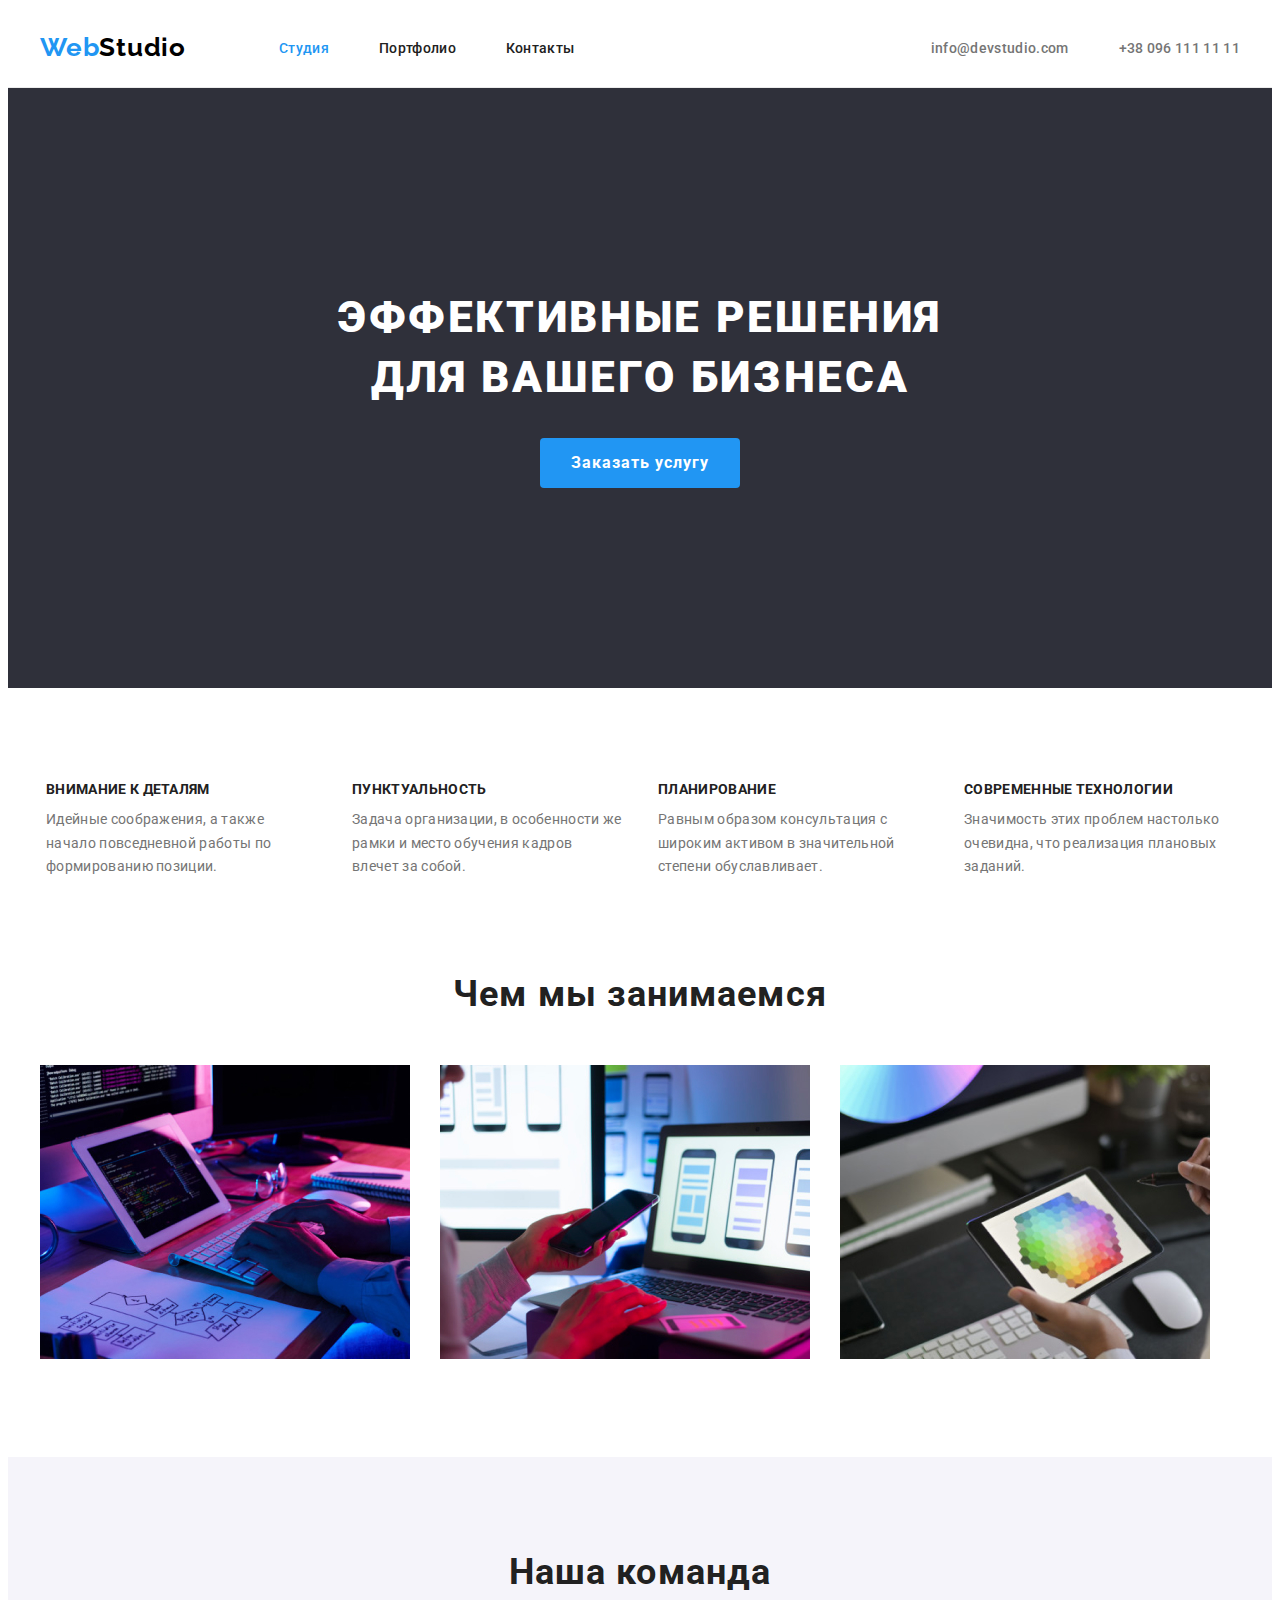
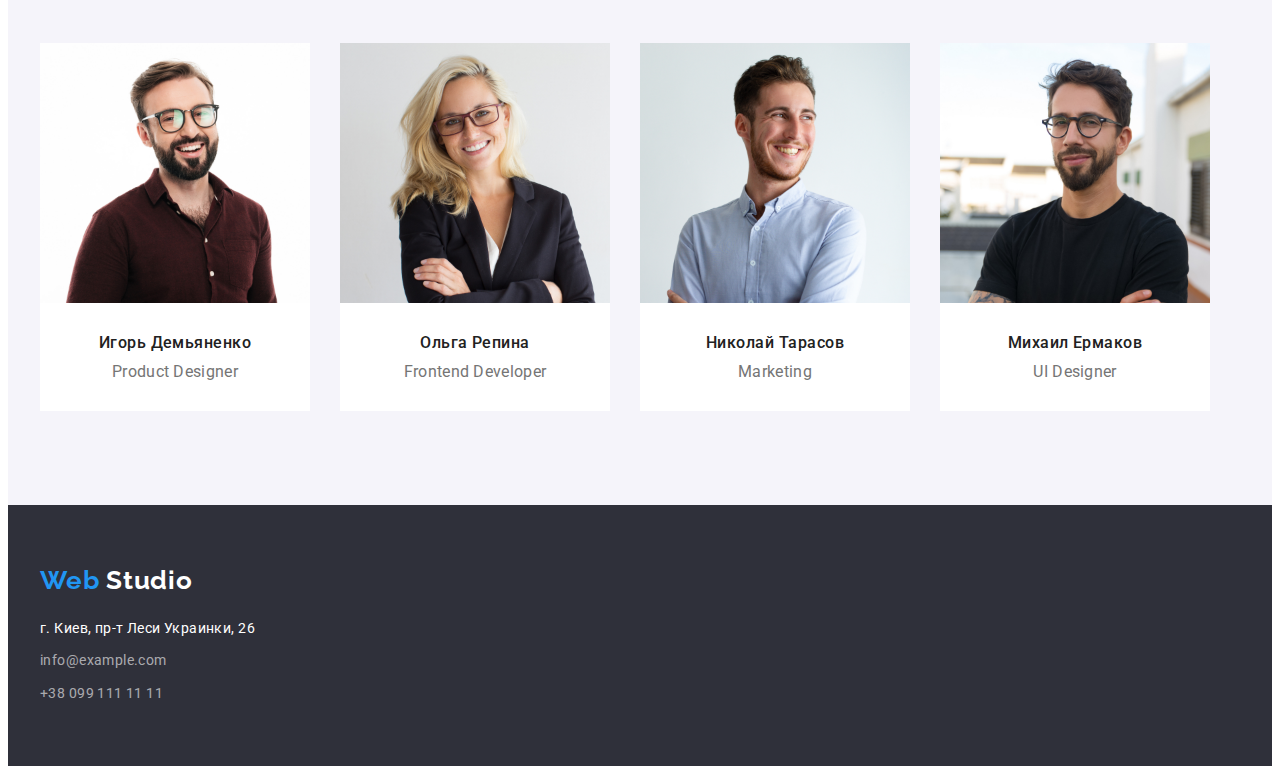
<file: index.html>
<!DOCTYPE html>
<html lang="en">
  <head>
    <meta charset="UTF-8" />
    <meta http-equiv="X-UA-Compatible" content="IE=edge" />
    <meta name="viewport" content="width=device-width, initial-scale=1.0" />
    <link
      href="https://fonts.googleapis.com/css2?family=Raleway:wght@700&family=Roboto:wght@400;500;700;900&display=swap"
      rel="stylesheet"
    />
    <link
      rel="stylesheet"
      href="https://cdnjs.cloudflare.com/ajax/libs/modern-normalize/1.1.0/modern-normalize.min.css"
      integrity="sha512-wpPYUAdjBVSE4KJnH1VR1HeZfpl1ub8YT/NKx4PuQ5NmX2tKuGu6U/JRp5y+Y8XG2tV+wKQpNHVUX03MfMFn9Q=="
      crossorigin="anonymous"
      referrerpolicy="no-referrer"
    />
    <link rel="stylesheet" href="css/styles.css" />
    <title>WebStudio</title>
  </head>
  <body>
    <!--Голова сайта-->
    <header class="header">
      <div class="container navigation-header">
        <nav class="navigation nav-header">
          <a href="./index.html" class="logo logo-header">
            <span class="logo-webstudio">Web</span>Studio</a>
          <ul class="site-nave list">
            <li class="item">
              <a href="./index.html" class="link current">Студия</a>
            </li>
            <li class="item">
              <a href="./portfolio.html" class="link">Портфолио</a>
            </li>
            <li class="item">
              <a href="" class="link">Контакты</a>
            </li>
          </ul>
        </nav>
        <ul class="contact-header list">
          <li class="item-contact">
            <a href="mailto:info@devstudio.com" class="contact">info@devstudio.com</a>
          </li>
          <li class="item-contact">
            <a href="tel:+380961111111" class="contact">+38 096 111 11 11</a>
          </li>
        </ul>
      </div>
    </header>
    <!--Заказ услуги-->
    <main>
      <section class="hero">
        <div class="container">
          <h1 class="hero-title">
            ЭФФЕКТИВНЫЕ РЕШЕНИЯ <br />
            ДЛЯ ВАШЕГО БИЗНЕСА
          </h1>
          <li class="list">
            <button type="button" class="button-primary">
              Заказать услугу
            </button>
          </li>
        </div>
      </section>

      <!--Плюсы нашей компании-->
      <section class="section">
        <div class="container">
          <ul class="company list">
            <li class="item-company">
              <h3 class="title">Внимание к деталям</h3>
              <p class="text">
                Идейные соображения, а также начало повседневной работы по
                формированию позиции.
              </p>
            </li>
            <li class="item-company">
              <h3 class="title">Пунктуальность</h3>
              <p class="text">
                Задача организации, в особенности же рамки и место обучения
                кадров влечет за собой.
              </p>
            </li>
            <li class="item-company">
              <h3 class="title">Планирование</h3>
              <p class="text">
                Равным образом консультация с широким активом в значительной
                степени обуславливает.
              </p>
            </li>
            <li class="item-company">
              <h3 class="title">Современные технологии</h3>
              <p class="text">
                Значимость этих проблем настолько очевидна, что реализация
                плановых заданий.
              </p>
            </li>
          </ul>
        </div>
      </section>

      <!--Предоставление услуг-->

      <section class="section section-nave">
        <div class="container">
          <h2 class="section-title todo">Чем мы занимаемся</h2>
          <ul class="activity-nave list">
            <li class="item-service">
              <img src="images/box1.jpg" alt="box1" width="370" />
            </li>
            <li class="item-service">
              <img src="images/box2.jpg" alt="box2" width="370" />
            </li>
            <li class="item-service">
              <img src="images/box3.jpg" alt="box3" width="370" />
            </li>
          </ul>
        </div>
      </section>

      <!--Команда-->
      <section class="font-section">
        <div class="container">
          <h2 class="section-title our-team">Наша команда</h2>
          <ul class="command-nave list">
            <li class="command-people">
              <img class="command-image" src="images/img.jpg" alt="photo" width="270" />
              <div class="command">
              <h3 class="title title-name">Игорь Демьяненко</h3>
              <p class="position">Product Designer</p>
              </div>
            </li>
            <li class="command-people">
              <img class="command-image" src="images/img(1).jpg" alt="photo1" width="270" />
              <div class="command">
              <h3 class="title title-name">Ольга Репина</h3>
              <p class="position">Frontend Developer</p>
              </div>
            </li>
            <li class="command-people">
              <img class="command-image" src="images/img(2).jpg" alt="photo2" width="270" />
              <div class="command">
              <h3 class="title title-name">Николай Тарасов</h3>
              <p class="position">Marketing</p>
              </div>
            </li>
            <li class="command-people">
              <img class="command-image" src="images/img(3).jpg" alt="photo3" width="270" />
              <div class="command">
              <h3 class="title title-name">Михаил Ермаков</h3>
              <p class="position">UI Designer</p>
              </div>
            </li>
          </ul>
        </div>
      </section>
    </main>
    <!--Как с нами связаться-->
    <footer class="footer-bgr">
      <div class="container footer-link">
        <a href="index.html" class="logo logo-footer">
          <span class="logo-webstudio">Web</span>
          <span class="logo-webstudiotwo">Studio</span></a>
        <address class="location-nave">
          <ul class="contact-footer list">
            <li class="location">
              <a href="https://goo.gl/maps/7xyx75h3Avp7zGrV7" class="nave">
                г. Киев, пр-т Леси Украинки, 26</a>
            </li>
            <li class="location">
              <a href="mailto:info@example.com" class="contact"
                >info@example.com</a
              >
            </li>
            <li class="location">
              <a href="tel:+380991111111" class="contact">+38 099 111 11 11</a>
            </li>
          </ul>
        </address>
      </div>
    </footer>
  </body>
</html>
</file>
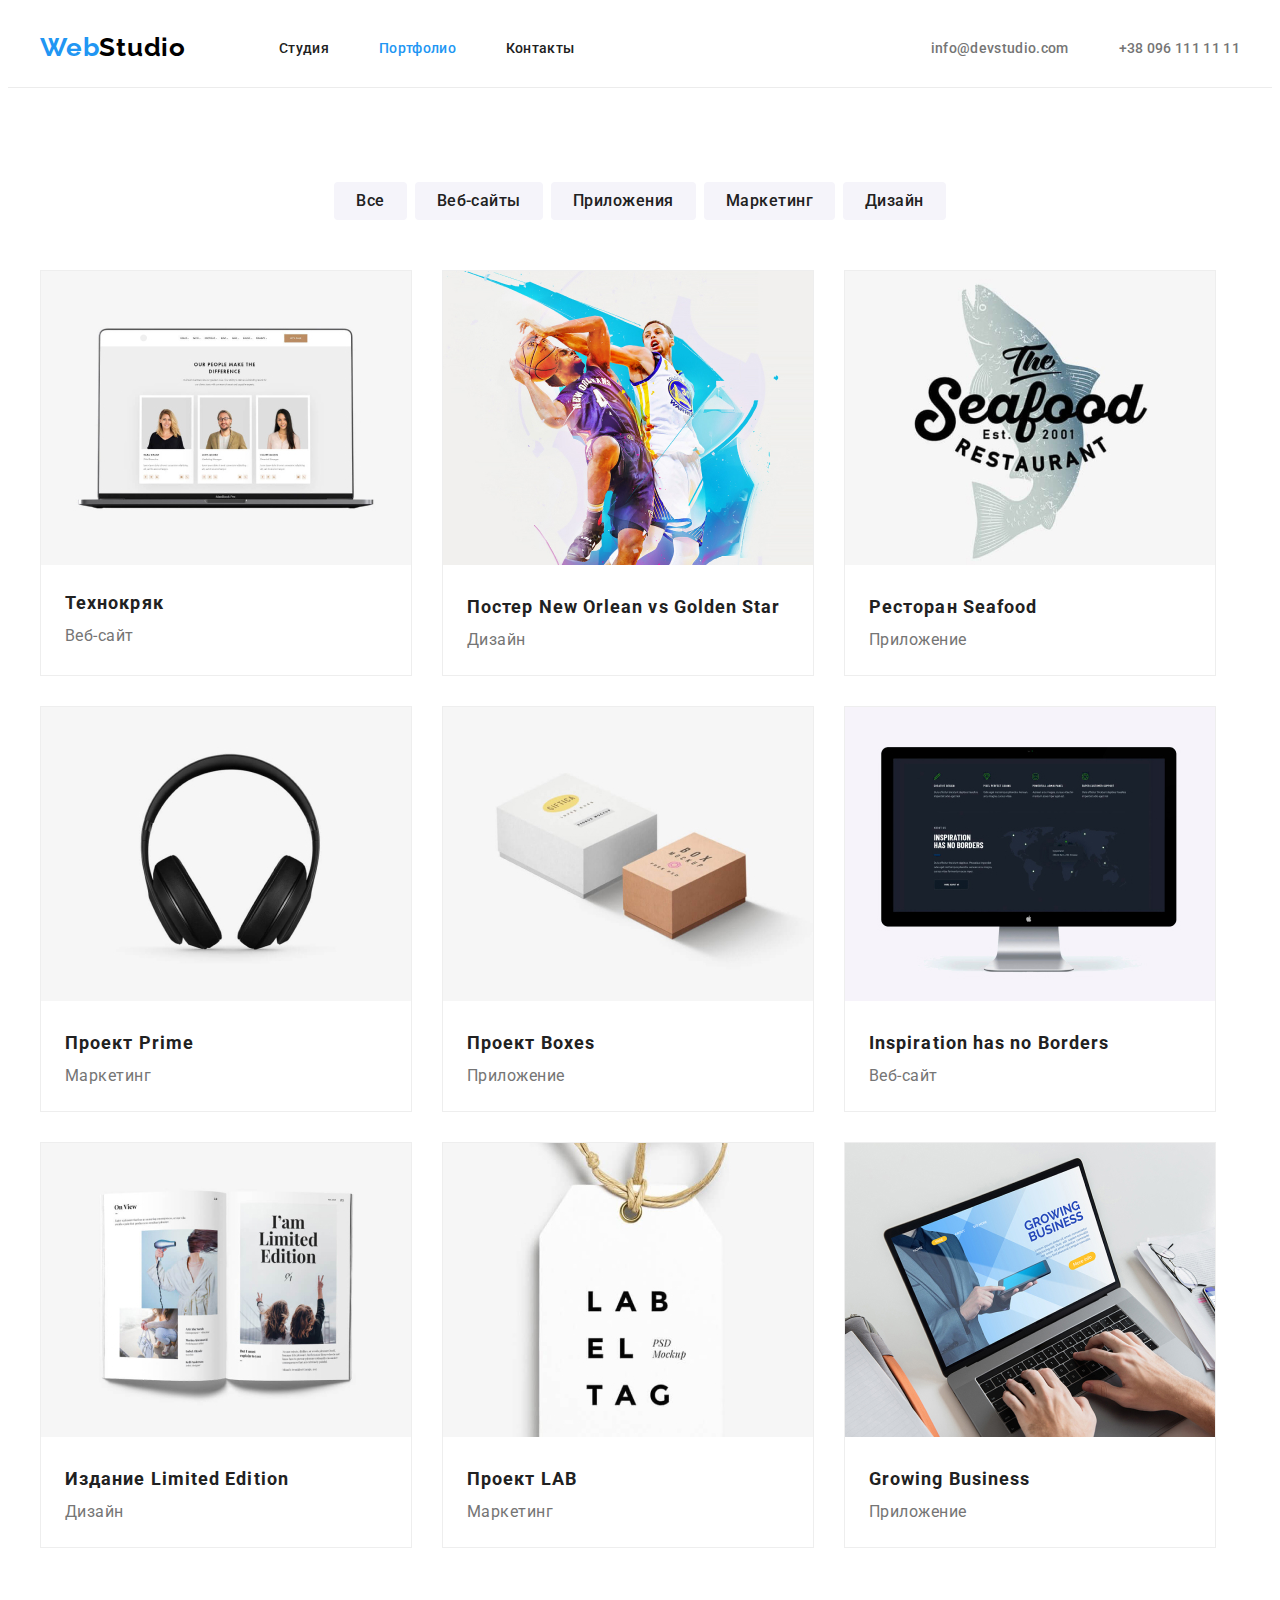
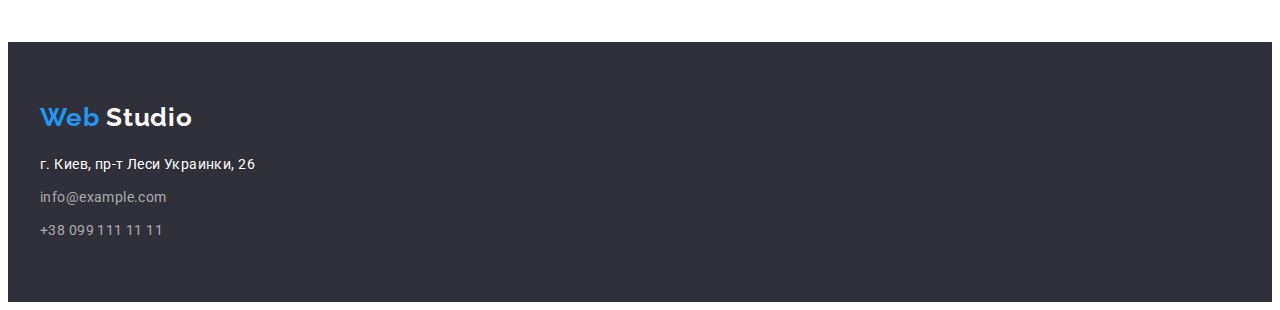
<file: portfolio.html>
<!DOCTYPE html>
<html lang="en">
  <head>
    <meta charset="UTF-8" />
    <meta http-equiv="X-UA-Compatible" content="IE=edge" />
    <meta name="viewport" content="width=device-width, initial-scale=1.0" />
    <link
      href="https://fonts.googleapis.com/css2?family=Raleway:wght@700&family=Roboto:wght@400;500;700;900&display=swap"
      rel="stylesheet"
    />
    <link
      rel="stylesheet"
      href="https://cdnjs.cloudflare.com/ajax/libs/modern-normalize/1.1.0/modern-normalize.min.css"
      integrity="sha512-wpPYUAdjBVSE4KJnH1VR1HeZfpl1ub8YT/NKx4PuQ5NmX2tKuGu6U/JRp5y+Y8XG2tV+wKQpNHVUX03MfMFn9Q=="
      crossorigin="anonymous"
      referrerpolicy="no-referrer"
    />
    <link rel="stylesheet" href="css/styles.css" />
    <title>WebStudio</title>
  </head>
  <body>
    <!--Голова сайта-->
    <header class="header">
        <div class="container navigation-header">
          <nav class="navigation nav-header">
            <a href="./index.html" class="logo logo-header">
              <span class="logo-webstudio">Web</span>Studio</a>
            <ul class="site-nave list">
              <li class="item">
                <a href="./index.html" class="link">Студия</a>
              </li>
              <li class="item">
                <a href="./portfolio.html" class="link current">Портфолио</a>
              </li>
              <li class="item">
                <a href="" class="link">Контакты</a>
              </li>
            </ul>
          </nav>
          <ul class="contact-header list">
            <li class="item-contact">
              <a href="mailto:info@devstudio.com" class="contact">info@devstudio.com</a>
            </li>
            <li class="item-contact">
              <a href="tel:+380961111111" class="contact">+38 096 111 11 11</a>
            </li>
          </ul>
        </div>
      </header>
    <!-- Все Портфолио -->
    <main>
      <section class="section-button">
        <!--Фильтр-->
        <div class="container container-button">
          <ul class="shade-button list">
            <li class="button-settings">
              <button type="button" class="nav-button">Все</button>
            </li>
            <li class="button-settings">
              <button type="button" class="nav-button">Веб-сайты</button>
            </li>
            <li class="button-settings">
              <button type="button" class="nav-button">Приложения</button>
            </li>
            <li class="button-settings">
              <button type="button" class="nav-button">Маркетинг</button>
            </li>
            <li class="button-settings">
              <button type="button" class="nav-button">Дизайн</button>
            </li>
          </ul>
        </div>
        <!-- Наши работы и проекты -->
        <div class="container">
          <ul class="nav-jobs list">
            <li class="box-job">
              <img class="command-image" src="images/texnokryak.jpg" alt="texnokryak" width="370" />
            <div class="our-work">
              <h2 class="jobs-name">Технокряк</h2>
              <p class="job">Веб-сайт</p>
            </div>
            </li>
            <li class="box-job">
              <img
                src="images/poster-new-orlean-vs-golden-star.jpg"
                alt="poster-new-orlean-vs-golden-star"
                width="370"/>
              <div class="our-work">
              <h2 class="jobs-name">Постер New Orlean vs Golden Star</h2>
              <p class="job">Дизайн</p>
              </div>
            </li>
            <li class="box-job">
              <img src="images/seafood.jpg" alt="seafood" width="370" />
              <div class="our-work">
              <h2 class="jobs-name">Ресторан Seafood</h2>
              <p class="job">Приложение</p>
              </div>
            </li>
            <li class="box-job">
              <img src="images/prime.jpg" alt="prime" width="370" />
              <div class="our-work">
              <h2 class="jobs-name">Проект Prime</h2>
              <p class="job">Маркетинг</p>
              </div>
            </li>
            <li class="box-job">
              <img src="images/boxes.jpg" alt="boxes" width="370" />
              <div class="our-work">
              <h2 class="jobs-name">Проект Boxes</h2>
              <p class="job">Приложение</p>
              </div>
            </li>
            <li class="box-job">
              <img
                src="images/inspiration-has-no-borders.jpg"
                alt="inspiration-has-no-borders"
                width="370"/>
              <div class="our-work">
              <h2 class="jobs-name">Inspiration has no Borders</h2>
              <p class="job">Веб-сайт</p>
              </div> 
            </li>
            <li class="box-job">
              <img
                src="images/limited-edition.jpg"
                alt="limited-edition"
                width="370"/>
              <div class="our-work">
              <h2 class="jobs-name">Издание Limited Edition</h2>
              <p class="job">Дизайн</p>
              </div>
            </li>
            <li class="box-job">
              <img src="images/lab.jpg" alt="lab" width="370" />
              <div class="our-work">
              <h2 class="jobs-name">Проект LAB</h2>
              <p class="job">Маркетинг</p>
              </div>
            </li>
            <li class="box-job">
              <img
                src="images/growing-business.jpg"
                alt="growing-business"
                width="370"/>
              <div class="our-work">
              <h2 class="jobs-name">Growing Business</h2>
              <p class="job">Приложение</p>
              </div>
            </li>
          </ul>
        </div>
      </section>
    </main>

    <!--Как с нами связаться-->
    <footer class="footer-bgr">
        <div class="container footer-link">
          <a href="index.html" class="logo logo-footer">
            <span class="logo-webstudio">Web</span>
            <span class="logo-webstudiotwo">Studio</span></a>
          <address class="location-nave">
            <ul class="contact-footer list">
              <li class="location">
                <a href="https://goo.gl/maps/7xyx75h3Avp7zGrV7" class="nave">
                  г. Киев, пр-т Леси Украинки, 26</a>
              </li>
              <li class="location">
                <a href="mailto:info@example.com" class="contact"
                  >info@example.com</a
                >
              </li>
              <li class="location">
                <a href="tel:+380991111111" class="contact">+38 099 111 11 11</a>
              </li>
            </ul>
          </address>
        </div>
      </footer>
    </body>
  </html>
</file>
<file: css/styles.css>
:root {
  --primary-text-color: #757575;
  --title-text-color: #212121;
  --accent-color: #2196f3;
  --white-color: #ffffff;
  --light-color: #f5f4fa;
}
p,
h1,
h2,
h3 {
  margin: 0;
}
ul {
  margin: 0;
  padding: 0;
}
.list {
  list-style: none;
}
.container {
  width: 1200px;
  margin: 0 auto;
  padding-right: 15px;
  padding-left: 15px;
}
body {
  background-color: var(--white-color);
  color: var(--primary-text-color);
  font-family: Roboto, sans-serif;
  letter-spacing: 0.02em;
}
/*----------------Страница STUDIO--------------*/
/* ---------------------HEADER ---------------------*/
.header {
  background-color: var(--white-color);
  padding-top: 24px;
  padding-bottom: 24px;
  border-bottom: 1px solid #ececec;
}
.navigation {
  display: flex;
  align-items: center;
}
.navigation-header {
  display: flex;
  justify-content: space-between;
  align-items: center;
}
.site-nave {
  display: flex;
}
.header .item:not(:last-child) {
  margin-right: 50px;
}
.contact-header {
  display: flex;
}
.item-contact:not(:last-child) {
  margin-right: 50px;
}
.logo {
  color: #000000;
  font-family: Raleway, sans-serif;
  font-weight: 700;
  font-size: 26px;
  line-height: 1.2;
  letter-spacing: 0.03em;
  text-decoration: none;
}
.logo-header {
  margin-right: 93px;
}
.logo-webstudio {
  color: var(--accent-color);
  font-weight: 700;
  font-size: 26px;
  line-height: 1.2;
}
.logo-webstudiotwo {
  color: var(--white-color);
  font-family: Raleway, sans-serif;
  font-weight: 700;
  font-size: 26px;
  line-height: 1.2;
}
.logo :hover {
  color: #000000;
}
.site-nave .link {
  color: var(--title-text-color);
  font-weight: 500;
  font-size: 14px;
  line-height: 1.14;
  text-decoration: none;
}
.site-nave .link:hover,
.site-nave .link:focus {
  color: var(--accent-color);
}
.site-nave .link.current {
  color: var(--accent-color);
}
/*-----------------contact-header--------*/
.contact-header .contact {
  color: var(--primary-text-color);
  font-weight: 500;
  font-size: 14px;
  line-height: 1.14;
  text-decoration: none;
}
.contact-header .contact:hover,
.contact-header .contact:focus {
  color: var(--accent-color);
}
/*------------hero--------------*/

.hero {
  background-color: #2f303a;
  margin-left: auto;
  margin-right: auto;
  text-align: center;
  padding-top: 200px;
  padding-bottom: 200px;
}
.hero-title {
  color: var(--white-color);
  font-weight: 900;
  font-size: 44px;
  line-height: 1.36;
  letter-spacing: 0.06em;
  margin-bottom: 30px;
}
/*-------------button-----------*/
.button-primary {
  color: var(--white-color);
  background-color: var(--accent-color);
  font-family: inherit;
  font-weight: 700;
  font-size: 16px;
  line-height: 1.87;
  letter-spacing: 0.06em;
  cursor: pointer;
  border-radius: 4px;
  border-color: var(--accent-color);
  border: 0px;
  margin: 0 auto;
  display: block;
  width: 200px;
  height: 50px;
}

/*------ДЛЯ ВСЕХ СЕКЦИЙ--------*/
.section {
  padding-top: 94px;
  padding-bottom: 94px;
} 

/*--------------section company-----------*/
.company {
  display: flex;
  flex-wrap: wrap;
  justify-content: center;
}
.item-company {
  width: 270px;
  margin: 0 auto;
}
.item-company:not(:last-child) {
  margin-right: 30px;
}
.company .title {
  color: var(--title-text-color);
  font-weight: 700;
  font-size: 14px;
  line-height: 1.14;
  text-transform: uppercase;
}
.company .text {
  font-weight: 400;
  font-size: 14px;
  line-height: 1.7;
  margin-top: 10px;
}
/* ----------section service-------- */
.activity-nave {
  display: flex;
  flex-wrap: wrap;
}
.item-service {
  width: 370px;
}
.item-service:not(:last-child) {
  margin-right: 30px;
}
.section-title {
  color: var(--title-text-color);
  font-weight: 700;
  font-size: 36px;
  line-height: 1.17;
  text-align: center;
  letter-spacing: 0.03em;
}
.section-nave{
    padding-top: 0px;
}
.todo {
    margin-bottom: 50px;
}
/*----------command------------*/
.font-section {
  background-color: var(--light-color);
  padding-top: 94px;
  padding-bottom: 94px;
}
.command {
    padding-top: 30px;
    padding-bottom: 30px;
    background-color: var(--white-color);
}
.command-image {
    display: block;
}
.title-name {
  margin-bottom: 10px;
}
.our-team {
    margin-bottom: 50px;
}
.command-nave {
  display: flex;
  flex-wrap: wrap;
}
.command-people {
  margin-right: 30px;
}
.command-people:nth-child(4n) {
  margin-right: 0px;
}
.command-nave .title {
  color: var(--title-text-color);
  font-weight: 500;
  font-size: 16px;
  line-height: 1.19;
  letter-spacing: 0.03em;
  text-align: center;
}
.command-nave .position {
  font-weight: 400;
  font-size: 16px;
  line-height: 1.19;
  text-align: center;
}
/*-----------footer------------*/
.footer-bgr {
  background-color: #2f303a;
  padding-top: 60px;
  padding-bottom: 60px;
}
.footer-link {
  flex-direction: column;
}
.location-nave {
  margin-top: 20px;
}
.location:not(:last-child) {
  margin-bottom: 9px;
}
.contact-footer .nave {
  color: var(--white-color);
  font-style: normal;
  font-weight: 400;
  font-size: 14px;
  line-height: 1.7;
  letter-spacing: 0.03em;
  text-decoration: none;
}
.contact-footer .contact {
  color: rgba(255, 255, 255, 0.6);
  font-style: normal;
  font-weight: 400;
  font-size: 14px;
  line-height: 1.7;
  letter-spacing: 0.03em;
  text-decoration: none;
}
/* --------------------СТРАНИЦА PORTFOLIO------------------*/
/*-------Фильтр----------*/
.section-button {
  padding-top: 94px;
  padding-bottom: 94px;
}
.container-button {
  margin-bottom: 50px;
}
.shade-button {
  display: flex;
  justify-content: center;
}
.button-settings:not(:last-child) {
  margin-right: 8px;
}
.nav-button {
  background-color: #f5f4fa;
  color: #212121;
  font-family: Roboto, sans-serif;
  font-weight: 500;
  font-size: 16px;
  line-height: 1.62;
  letter-spacing: 0.03em;
  cursor: pointer;
  border-radius: 4px;
  border: 0px;
  padding: 6px 22px;
}
.nav-button:focus,
.nav-button:hover {
  background: var(--accent-color);
  color: var(--white-color);
  box-shadow: 0px 4px 4px rgba(0, 0, 0, 0.25);
}
/*-----------Наши работы и проекты----------*/

.nav-jobs {
  display: flex;
  flex-wrap: wrap;
}
.box-job {
  display: block;
  width: 370px;
  margin-right: 30px;
  margin-bottom: 30px;
  border: 1px solid #eeeeee;
}
.box-job:nth-last-child(-n + 3) {
  margin-bottom: 0px;
}
.box-job:nth-last-child(3n + 1) {
  margin-right: 0px;
}
.our-work {
    padding: 20px 24px;
}
.jobs-name {
  color: var(--title-text-color);
  font-weight: 700;
  font-size: 18px;
  line-height: 2;
  letter-spacing: 0.06em;
}
.job {
  color: var(--primary-text-color);
  font-weight: 400;
  font-size: 16px;
  line-height: 1.87;
  letter-spacing: 0.03em;
}
</file>
